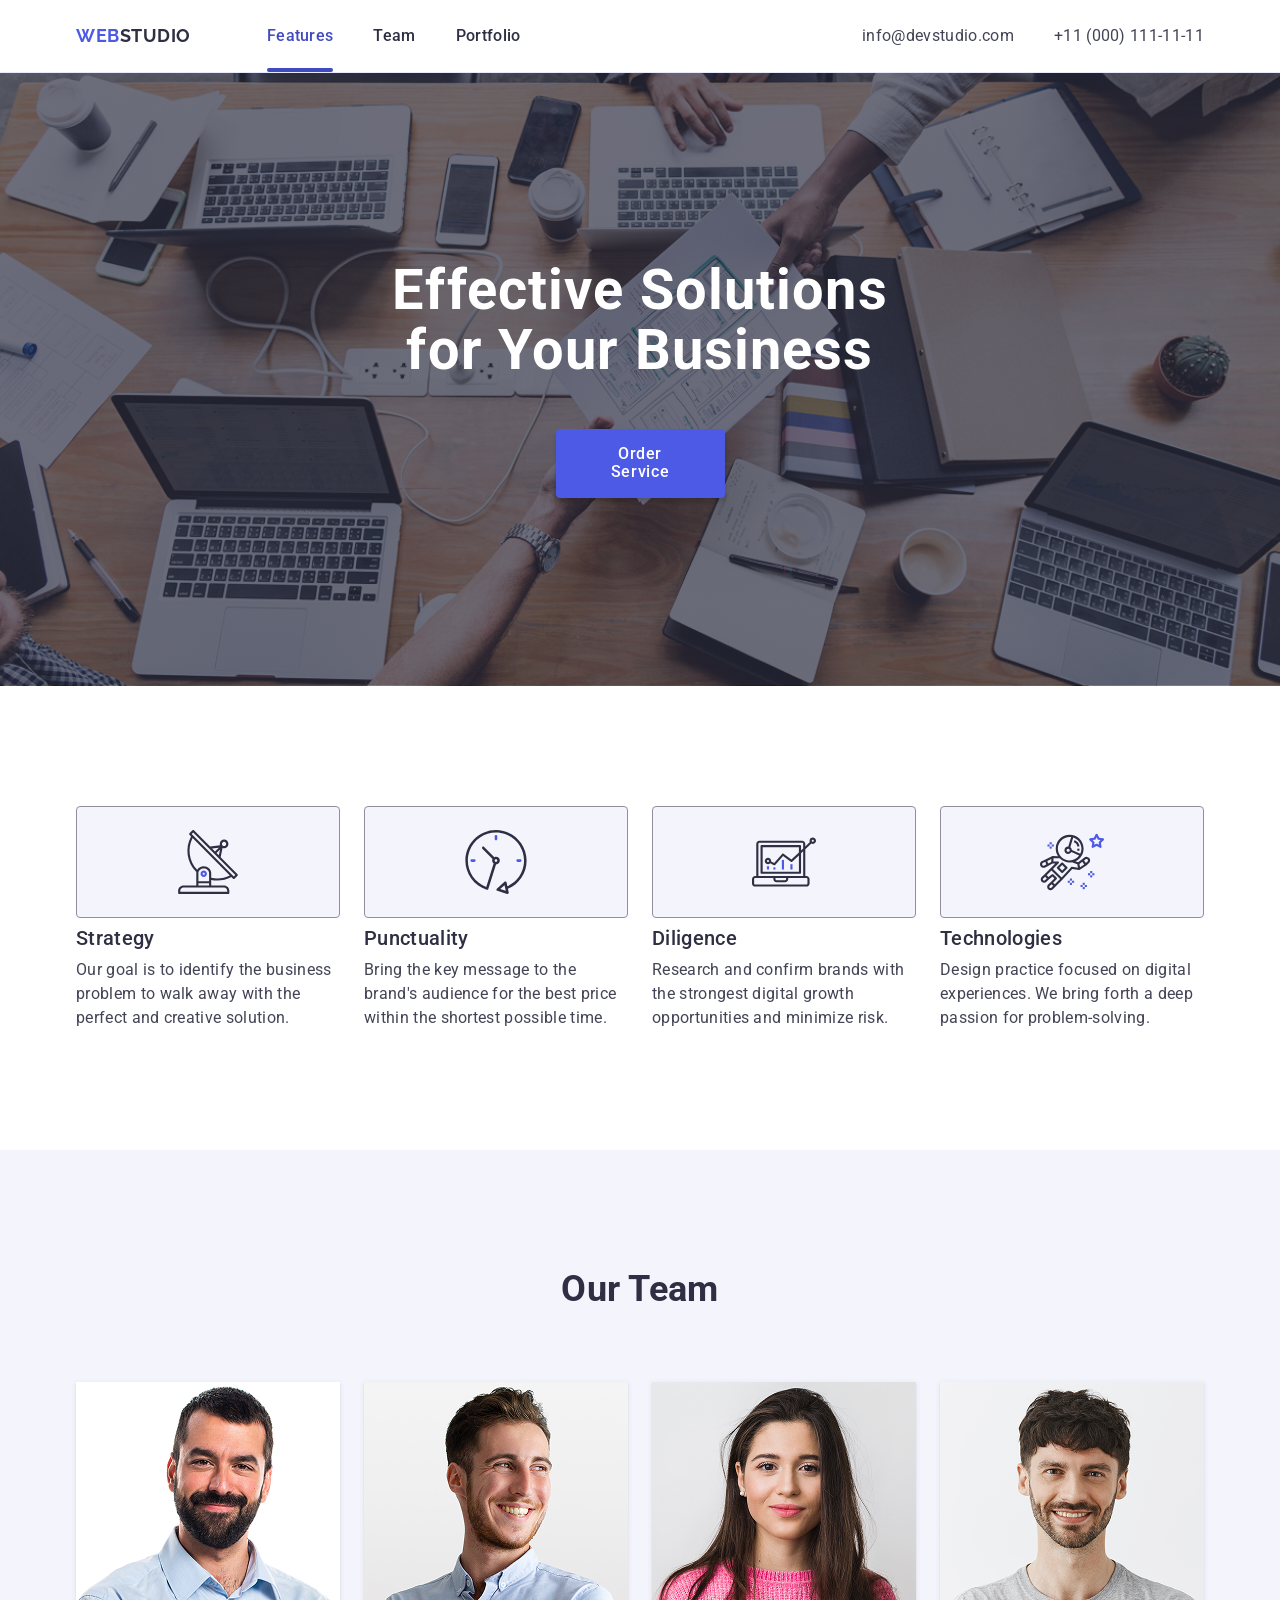
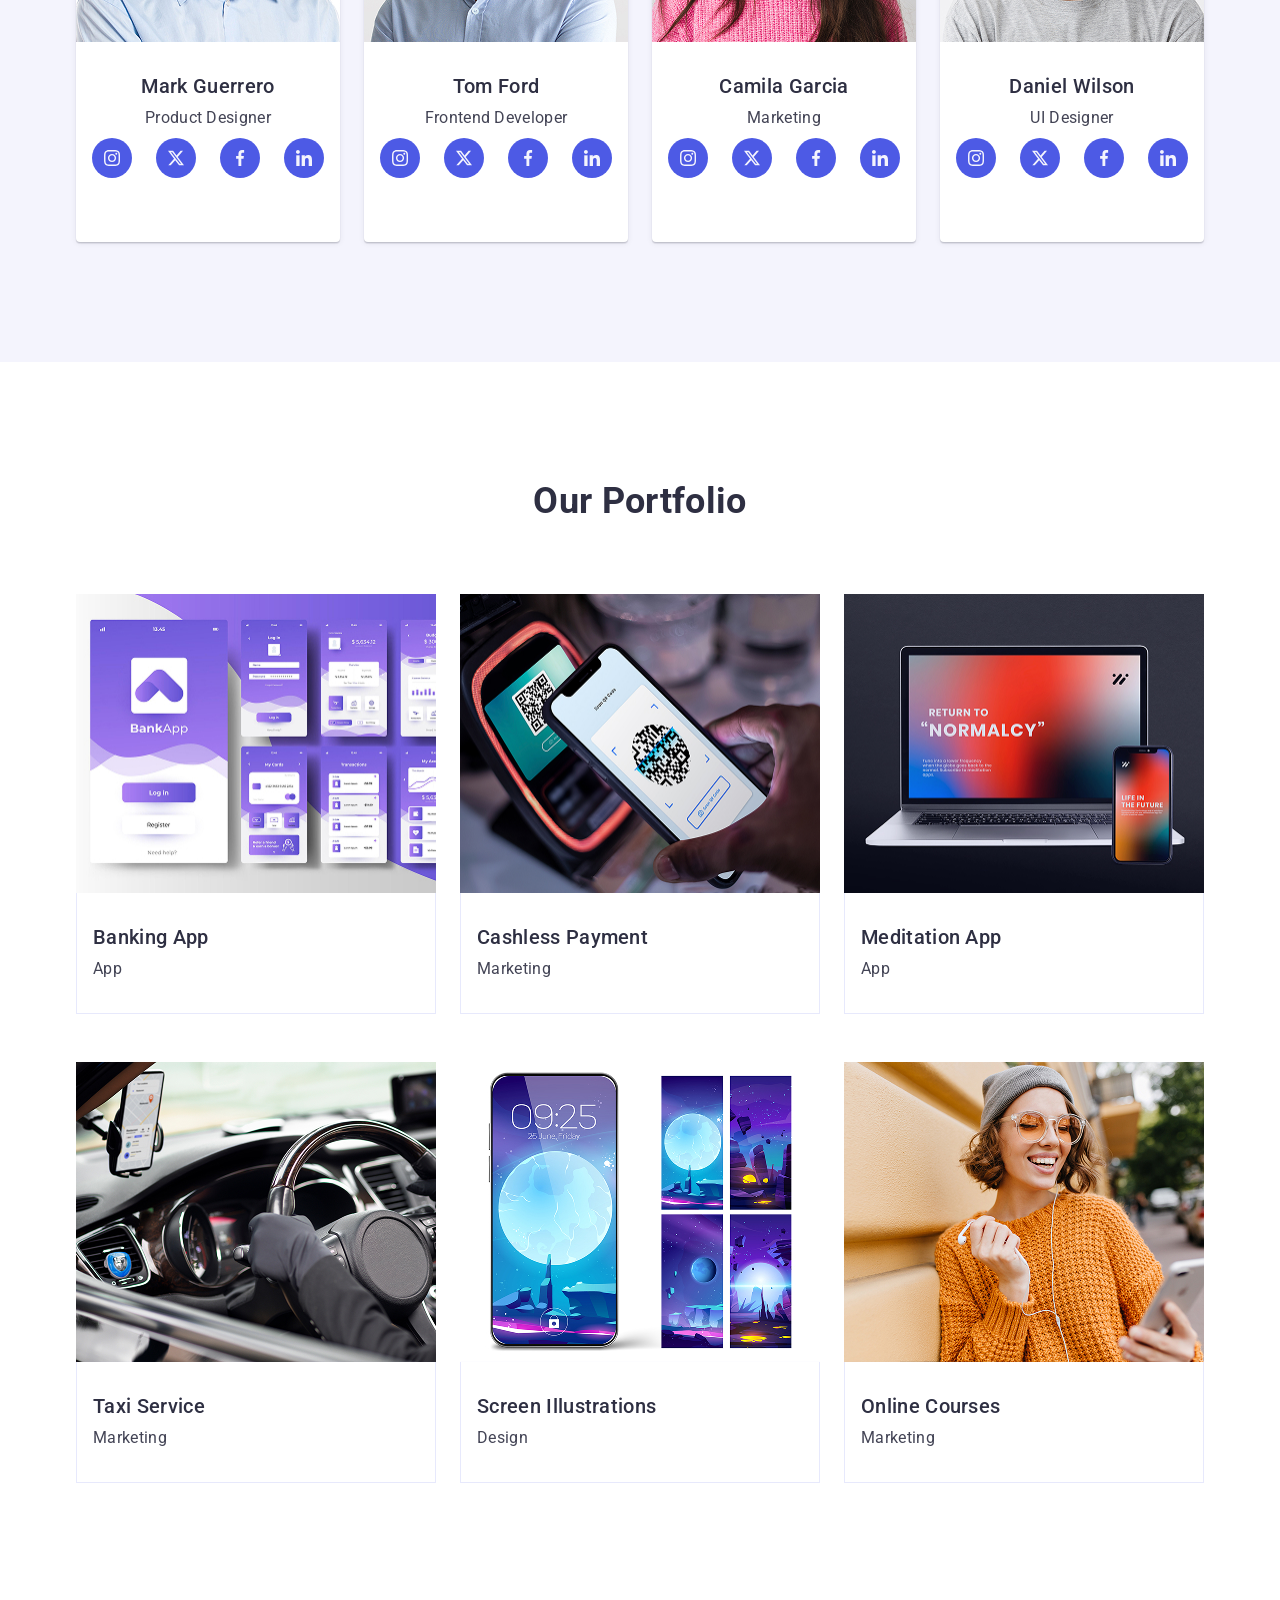
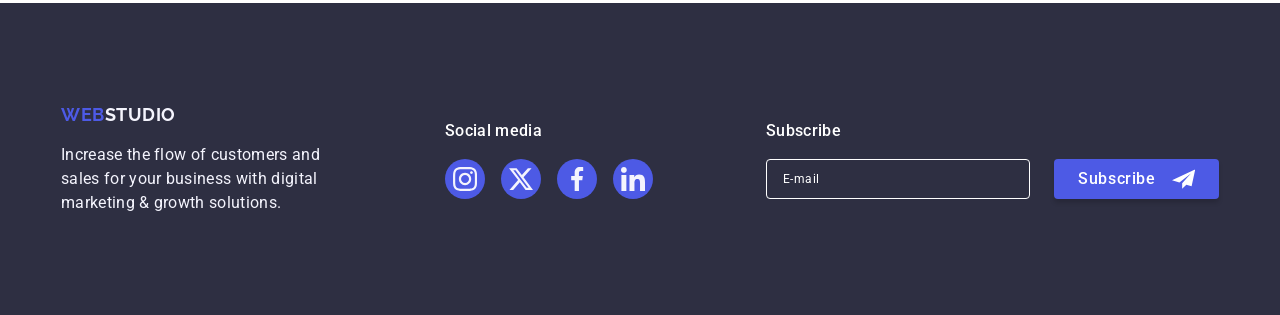
<file: index.html>
<!doctype html>
<html lang="en">
  <head>
    <meta charset="UTF-8" />
    <meta name="viewport" content="width=device-width, initial-scale=1.0" />
    <title>Webstudio</title>
    <link rel="preconnect" href="https://fonts.googleapis.com" />
    <link rel="preconnect" href="https://fonts.gstatic.com" crossorigin />
    <link
      href="https://fonts.googleapis.com/css2?family=Raleway:ital,wght@0,100..900;1,100..900&family=Roboto:ital,wght@0,100..900;1,100..900&display=swap"
      rel="stylesheet"
    />
    <link
      rel="stylesheet"
      href="https://cdnjs.cloudflare.com/ajax/libs/modern-normalize/3.0.1/modern-normalize.min.css"
      integrity="sha512-q6WgHqiHlKyOqslT/lgBgodhd03Wp4BEqKeW6nNtlOY4quzyG3VoQKFrieaCeSnuVseNKRGpGeDU3qPmabCANg=="
      crossorigin="anonymous"
      referrerpolicy="no-referrer"
    />
    <link rel="stylesheet" href="./css/main.css" />
  </head>
  <body>
    <header class="header" id="header">
      <div class="container">
        <a class="logo" href="./index.html"
          ><span class="accent">Web</span>studio</a
        >

        <nav class="main-nav">
          <ul class="main-nav-list">
            <li class="main-nav-item">
              <a class="main-nav-link active" href="#features">Features</a>
            </li>
            <li class="main-nav-item">
              <a class="main-nav-link" href="#team">Team</a>
            </li>
            <li class="main-nav-item">
              <a class="main-nav-link" href="#portfolio">Portfolio</a>
            </li>
          </ul>
        </nav>
        <address class="contacts">
          <ul class="contacts-list">
            <li class="contacts-item">
              <a class="contacts-link" href="mailto:info@devstudio.com"
                >info@devstudio.com</a
              >
            </li>
            <li class="contacts-item">
              <a class="contacts-link" href="tel:+110001111111"
                >+11 (000) 111-11-11</a
              >
            </li>
          </ul>
        </address>
        <button class="mobile-menu-btn burger-btn" type="button">
          <svg class="mobile-menu-btn-icon" width="24" height="24">
            <use href="./images/icons.svg#burger-menu"></use>
          </svg>
        </button>
      </div>
    </header>
    <main>
      <!--Hero-->
      <section class="hero" id="hero">
        <div class="container">
          <div class="hero-wrapper">
            <h1 class="hero-title">Effective Solutions for Your Business</h1>
            <button class="btn" type="button">Order Service</button>
          </div>
        </div>
      </section>

      <!--Features-->
      <section class="features" id="features">
        <div class="container">
          <h2 class="features-title sr-only">Our features</h2>

          <ul class="features-list">
            <li class="features-item">
              <div class="features-wrapper">
                <svg class="features-icon" width="64" height="64">
                  <use href="./images/icons.svg#antena"></use>
                </svg>
              </div>
              <h3 class="features-subtitle">Strategy</h3>
              <p class="features-desc">
                Our goal is to identify the business problem to walk away with
                the perfect and creative solution.
              </p>
            </li>
            <li class="features-item">
              <div class="features-wrapper">
                <svg class="features-icon" width="64" height="64">
                  <use href="./images/icons.svg#clock"></use>
                </svg>
              </div>
              <h3 class="features-subtitle">Punctuality</h3>
              <p class="features-desc">
                Bring the key message to the brand's audience for the best price
                within the shortest possible time.
              </p>
            </li>
            <li class="features-item">
              <div class="features-wrapper">
                <svg class="features-icon" width="64" height="64">
                  <use href="./images/icons.svg#diagram"></use>
                </svg>
              </div>
              <h3 class="features-subtitle">Diligence</h3>
              <p class="features-desc">
                Research and confirm brands with the strongest digital growth
                opportunities and minimize risk.
              </p>
            </li>
            <li class="features-item">
              <div class="features-wrapper">
                <svg class="features-icon" width="64" height="64">
                  <use href="./images/icons.svg#astronaut"></use>
                </svg>
              </div>
              <h3 class="features-subtitle">Technologies</h3>
              <p class="features-desc">
                Design practice focused on digital experiences. We bring forth a
                deep passion for problem-solving.
              </p>
            </li>
          </ul>
        </div>
      </section>

      <!--Team-->
      <section class="team" id="team">
        <div class="container">
          <h2 class="team-title">Our Team</h2>
          <ul class="team-list">
            <li class="team-item">
              <img
                class="team-avatar"
                srcset="
                  ./images/team/team-1.jpg    1x,
                  ./images/team/team-1@2x.jpg 2x
                "
                src="./images/team/team-1.jpg"
                alt="Mark Guerrero"
                width="264"
                height="260"
              />
              <div class="card">
                <h3 class="team-name">Mark Guerrero</h3>
                <p class="team-position">Product Designer</p>
                <ul class="list-socials-icon">
                  <li class="item-socials-icon">
                    <a
                      class="socials-link"
                      href="https://www.instagram.com/"
                      target="_blank"
                      rel="noopener noreferrer"
                    >
                      <svg class="socials-icon" width="16" height="16">
                        <use href="./images/icons.svg#instagram"></use>
                      </svg>
                    </a>
                  </li>
                  <li class="item-socials-icon">
                    <a
                      class="socials-link"
                      href="https://www.twitter.com/"
                      target="_blank"
                      rel="noopener noreferrer"
                    >
                      <svg class="socials-icon" width="16" height="16">
                        <use href="./images/icons.svg#twitter"></use>
                      </svg>
                    </a>
                  </li>
                  <li class="item-socials-icon">
                    <a
                      class="socials-link"
                      href="https://www.facebook.com/"
                      target="_blank"
                      rel="noopener noreferrer"
                    >
                      <svg class="socials-icon" width="16" height="16">
                        <use href="./images/icons.svg#facebook"></use>
                      </svg>
                    </a>
                  </li>
                  <li class="item-socials-icon">
                    <a
                      class="socials-link"
                      href="https://www.linkedin.com/"
                      target="_blank"
                      rel="noopener noreferrer"
                    >
                      <svg class="socials-icon" width="16" height="16">
                        <use href="./images/icons.svg#linkedin"></use>
                      </svg>
                    </a>
                  </li>
                </ul>
              </div>
            </li>
            <li class="team-item">
              <img
                class="team-avatar"
                srcset="
                  ./images/team/team-2.jpg    1x,
                  ./images/team/team-2@2x.jpg 2x
                "
                src="./images/team/team-2.jpg"
                alt="Tom Ford"
                width="264"
                height="260"
              />
              <div class="card">
                <h3 class="team-name">Tom Ford</h3>
                <p class="team-position">Frontend Developer</p>
                <ul class="list-socials-icon">
                  <li class="item-socials-icon">
                    <a
                      class="socials-link"
                      href="https://www.instagram.com/"
                      target="_blank"
                      rel="noopener noreferrer"
                    >
                      <svg class="socials-icon" width="16" height="16">
                        <use href="./images/icons.svg#instagram"></use>
                      </svg>
                    </a>
                  </li>
                  <li class="item-socials-icon">
                    <a
                      class="socials-link"
                      href="https://www.twitter.com/"
                      target="_blank"
                      rel="noopener noreferrer"
                    >
                      <svg class="socials-icon" width="16" height="16">
                        <use href="./images/icons.svg#twitter"></use>
                      </svg>
                    </a>
                  </li>
                  <li class="item-socials-icon">
                    <a
                      class="socials-link"
                      href="https://www.facebook.com/"
                      target="_blank"
                      rel="noopener noreferrer"
                    >
                      <svg class="socials-icon" width="16" height="16">
                        <use href="./images/icons.svg#facebook"></use>
                      </svg>
                    </a>
                  </li>
                  <li class="item-socials-icon">
                    <a
                      class="socials-link"
                      href="https://www.linkedin.com/"
                      target="_blank"
                      rel="noopener noreferrer"
                    >
                      <svg class="socials-icon" width="16" height="16">
                        <use href="./images/icons.svg#linkedin"></use>
                      </svg>
                    </a>
                  </li>
                </ul>
              </div>
            </li>
            <li class="team-item">
              <img
                class="team-avatar"
                srcset="
                  ./images/team/team-3.jpg    1x,
                  ./images/team/team-3@2x.jpg 2x
                "
                src="./images/team/team-3.jpg"
                alt="Camila Garcia"
                width="264"
                height="260"
              />
              <div class="card">
                <h3 class="team-name">Camila Garcia</h3>
                <p class="team-position">Marketing</p>
                <ul class="list-socials-icon">
                  <li class="item-socials-icon">
                    <a
                      class="socials-link"
                      href="https://www.instagram.com/"
                      target="_blank"
                      rel="noopener noreferrer"
                    >
                      <svg class="socials-icon" width="16" height="16">
                        <use href="./images/icons.svg#instagram"></use>
                      </svg>
                    </a>
                  </li>
                  <li class="item-socials-icon">
                    <a
                      class="socials-link"
                      href="https://www.twitter.com/"
                      target="_blank"
                      rel="noopener noreferrer"
                    >
                      <svg class="socials-icon" width="16" height="16">
                        <use href="./images/icons.svg#twitter"></use>
                      </svg>
                    </a>
                  </li>
                  <li class="item-socials-icon">
                    <a
                      class="socials-link"
                      href="https://www.facebook.com/"
                      target="_blank"
                      rel="noopener noreferrer"
                    >
                      <svg class="socials-icon" width="16" height="16">
                        <use href="./images/icons.svg#facebook"></use>
                      </svg>
                    </a>
                  </li>
                  <li class="item-socials-icon">
                    <a
                      class="socials-link"
                      href="https://www.linkedin.com/"
                      target="_blank"
                      rel="noopener noreferrer"
                    >
                      <svg class="socials-icon" width="16" height="16">
                        <use href="./images/icons.svg#linkedin"></use>
                      </svg>
                    </a>
                  </li>
                </ul>
              </div>
            </li>
            <li class="team-item">
              <img
                class="team-avatar"
                srcset="
                  ./images/team/team-4.jpg    1x,
                  ./images/team/team-4@2x.jpg 2x
                "
                src="./images/team/team-4.jpg"
                alt="Daniel Wilson"
                width="264"
                height="260"
              />
              <div class="card">
                <h3 class="team-name">Daniel Wilson</h3>
                <p class="team-position">UI Designer</p>
                <ul class="list-socials-icon">
                  <li class="item-socials-icon">
                    <a
                      class="socials-link"
                      href="https://www.instagram.com/"
                      target="_blank"
                      rel="noopener noreferrer"
                    >
                      <svg class="socials-icon" width="16" height="16">
                        <use href="./images/icons.svg#instagram"></use>
                      </svg>
                    </a>
                  </li>
                  <li class="item-socials-icon">
                    <a
                      class="socials-link"
                      href="https://www.twitter.com/"
                      target="_blank"
                      rel="noopener noreferrer"
                    >
                      <svg class="socials-icon" width="16" height="16">
                        <use href="./images/icons.svg#twitter"></use>
                      </svg>
                    </a>
                  </li>
                  <li class="item-socials-icon">
                    <a
                      class="socials-link"
                      href="https://www.facebook.com/"
                      target="_blank"
                      rel="noopener noreferrer"
                    >
                      <svg class="socials-icon" width="16" height="16">
                        <use href="./images/icons.svg#facebook"></use>
                      </svg>
                    </a>
                  </li>
                  <li class="item-socials-icon">
                    <a
                      class="socials-link"
                      href="https://www.linkedin.com/"
                      target="_blank"
                      rel="noopener noreferrer"
                    >
                      <svg class="socials-icon" width="16" height="16">
                        <use href="./images/icons.svg#linkedin"></use>
                      </svg>
                    </a>
                  </li>
                </ul>
              </div>
            </li>
          </ul>
        </div>
      </section>

      <!--Portfolio-->
      <section class="portfolio" id="portfolio">
        <div class="container">
          <h2 class="portfolio-title">Our Portfolio</h2>
          <ul class="portfolio-list">
            <li class="portfolio-item">
              <div class="portfolio-thumb">
                <img
                  class="portfolio-ill"
                  srcset="
                    ./images/portfolio/portfolio.jpg    1x,
                    ./images/portfolio/portfolio@2x.jpg 2x
                  "
                  src="./images/portfolio/portfolio.jpg"
                  alt="Banking App"
                  width="360"
                  height="300"
                />

                <p class="overlay">
                  14 Stylish and User-Friendly App Design Concepts · Task
                  Manager App · Calorie Tracker App · Exotic Fruit Ecommerce App
                  · Cloud Storage App
                </p>
              </div>
              <div class="port-card">
                <h3 class="portfolio-subtitle">Banking App</h3>
                <p class="portfolio-disc">App</p>
              </div>
            </li>
            <li class="portfolio-item">
              <div class="portfolio-thumb">
                <img
                  class="portfolio-ill"
                  srcset="
                    ./images/portfolio/portfolio-1.jpg    1x,
                    ./images/portfolio/portfolio@2x-1.jpg 2x
                  "
                  src="./images/portfolio/portfolio-1.jpg"
                  alt="Cashless Payment"
                  width="360"
                  height="300"
                />

                <p class="overlay">
                  14 Stylish and User-Friendly App Design Concepts · Task
                  Manager App · Calorie Tracker App · Exotic Fruit Ecommerce App
                  · Cloud Storage App
                </p>
              </div>
              <div class="port-card">
                <h3 class="portfolio-subtitle">Cashless Payment</h3>
                <p class="portfolio-disc">Marketing</p>
              </div>
            </li>
            <li class="portfolio-item">
              <div class="portfolio-thumb">
                <img
                  class="portfolio-ill"
                  srcset="
                    ./images/portfolio/portfolio-2.jpg    1x,
                    ./images/portfolio/portfolio@2x-2.jpg 2x
                  "
                  src="./images/portfolio/portfolio-2.jpg"
                  alt="Meditation App"
                  width="360"
                  height="300"
                />

                <p class="overlay">
                  14 Stylish and User-Friendly App Design Concepts · Task
                  Manager App · Calorie Tracker App · Exotic Fruit Ecommerce App
                  · Cloud Storage App
                </p>
              </div>
              <div class="port-card">
                <h3 class="portfolio-subtitle">Meditation App</h3>
                <p class="portfolio-disc">App</p>
              </div>
            </li>
            <li class="portfolio-item">
              <div class="portfolio-thumb">
                <img
                  class="portfolio-ill"
                  srcset="
                    ./images/portfolio/portfolio-3.jpg    1x,
                    ./images/portfolio/portfolio@2x-3.jpg 2x
                  "
                  src="./images/portfolio/portfolio-3.jpg"
                  alt="Taxi Service"
                  width="360"
                  height="300"
                />

                <p class="overlay">
                  14 Stylish and User-Friendly App Design Concepts · Task
                  Manager App · Calorie Tracker App · Exotic Fruit Ecommerce App
                  · Cloud Storage App
                </p>
              </div>
              <div class="port-card">
                <h3 class="portfolio-subtitle">Taxi Service</h3>
                <p class="portfolio-disc">Marketing</p>
              </div>
            </li>
            <li class="portfolio-item">
              <div class="portfolio-thumb">
                <img
                  class="portfolio-ill"
                  srcset="
                    ./images/portfolio/portfolio-4.jpg    1x,
                    ./images/portfolio/portfolio@2x-4.jpg 2x
                  "
                  src="./images/portfolio/portfolio-4.jpg"
                  alt="Screen Illustrations"
                  width="360"
                  height="300"
                />

                <p class="overlay">
                  14 Stylish and User-Friendly App Design Concepts · Task
                  Manager App · Calorie Tracker App · Exotic Fruit Ecommerce App
                  · Cloud Storage App
                </p>
              </div>
              <div class="port-card">
                <h3 class="portfolio-subtitle">Screen Illustrations</h3>
                <p class="portfolio-disc">Design</p>
              </div>
            </li>
            <li class="portfolio-item">
              <div class="portfolio-thumb">
                <img
                  class="portfolio-ill"
                  srcset="
                    ./images/portfolio/portfolio-5.jpg    1x,
                    ./images/portfolio/portfolio@2x-5.jpg 2x
                  "
                  src="./images/portfolio/portfolio-5.jpg"
                  alt="Online Courses"
                  width="360"
                  height="300"
                />

                <p class="overlay">
                  14 Stylish and User-Friendly App Design Concepts · Task
                  Manager App · Calorie Tracker App · Exotic Fruit Ecommerce App
                  · Cloud Storage App
                </p>
              </div>
              <div class="port-card">
                <h3 class="portfolio-subtitle">Online Courses</h3>
                <p class="portfolio-disc">Marketing</p>
              </div>
            </li>
          </ul>
        </div>
      </section>
    </main>

    <footer class="footer" id="footer">
      <div class="container">
        <div class="footer-left">
          <a class="footer-logo logo" href="./index.html"
            ><span class="accent">Web</span>studio</a
          >
          <p class="footer-text">
            Increase the flow of customers and sales for your business with
            digital marketing & growth solutions.
          </p>
        </div>
        <div class="footer-socials">
          <p class="footer-caption">Social media</p>
          <ul class="footer-socails-list">
            <li class="footer-socials-item">
              <a
                class="footer-socials-link"
                href="https://instagram.com"
                target="_blank"
                rel="noopener noreferrer"
              >
                <svg class="footer-socials-icon" width="24" height="24">
                  <use href="./images/icons.svg#instagram"></use>
                </svg>
              </a>
            </li>
            <li class="footer-socials-item">
              <a
                class="footer-socials-link"
                href="https://twitter.com"
                target="_blank"
                rel="noopener noreferrer"
              >
                <svg class="footer-socials-icon" width="24" height="24">
                  <use href="./images/icons.svg#twitter"></use>
                </svg>
              </a>
            </li>
            <li class="footer-socials-item">
              <a
                class="footer-socials-link"
                href="https://facebook.com"
                target="_blank"
                rel="noopener noreferrer"
              >
                <svg class="footer-socials-icon" width="24" height="24">
                  <use href="./images/icons.svg#facebook"></use>
                </svg>
              </a>
            </li>
            <li class="footer-socials-item">
              <a
                class="footer-socials-link"
                href="https://linkedin.com"
                target="_blank"
                rel="noopener noreferrer"
              >
                <svg class="footer-socials-icon" width="24" height="24">
                  <use href="./images/icons.svg#linkedin"></use>
                </svg>
              </a>
            </li>
          </ul>
        </div>
        <div class="subscribe">
          <p class="subscribe-caption">Subscribe</p>
          <form class="footer-form" name="subscribe">
            <input
              class="footer-form-input"
              name="user_subscribe"
              type="email"
              aria-label="email"
              placeholder="E-mail"
            />

            <button class="btn footer-btn" type="submit">
              Subscribe
              <svg class="footer-form-icon" width="24" height="24">
                <use href="./images/icons.svg#plane"></use>
              </svg>
            </button>
          </form>
        </div>
      </div>
    </footer>

    <!-- Mobile menu -->
    <div class="mobile-menu" id="mobile-menu">
      <div class="container mobile-menu-container">
        <button class="mobile-menu-btn">
          <svg class="mobile-menu-btn-icon" width="8" height="8">
            <use href="./images/icons.svg#close"></use>
          </svg>
        </button>
        <nav>
          <ul class="mobile-menu-list">
            <li class="mobile-menu-item">
              <a class="mobile-menu-link active" href="#">Features</a>
            </li>
            <li class="mobile-menu-item">
              <a class="mobile-menu-link" href="#">Team</a>
            </li>
            <li class="mobile-menu-item">
              <a class="mobile-menu-link" href="#">Portfolio</a>
            </li>
          </ul>
        </nav>
        <div class="mobile-menu-bottom">
          <address class="mobile-menu-contacts">
            <ul class="mobile-menu-contacts-list">
              <li class="mobile-menu-contacts-item">
                <a
                  class="mobile-menu-contacts-link active"
                  href="tel:+110001111111"
                  >+11 (000) 111-11-11</a
                >
              </li>
              <li class="mobile-menu-contacts-item">
                <a
                  class="mobile-menu-contacts-link"
                  href="mailto:info@devstudio.com"
                  >info@devstudio.com</a
                >
              </li>
            </ul>
          </address>
          <ul class="list-socials-icon">
            <li class="item-socials-icon">
              <a
                class="socials-link"
                href="https://www.instagram.com/"
                target="_blank"
                rel="noopener noreferrer"
              >
                <svg class="socials-icon" width="24" height="24">
                  <use href="./images/icons.svg#instagram"></use>
                </svg>
              </a>
            </li>
            <li class="item-socials-icon">
              <a
                class="socials-link"
                href="https://www.twitter.com/"
                target="_blank"
                rel="noopener noreferrer"
              >
                <svg class="socials-icon" width="24" height="24">
                  <use href="./images/icons.svg#twitter"></use>
                </svg>
              </a>
            </li>
            <li class="item-socials-icon">
              <a
                class="socials-link"
                href="https://www.facebook.com/"
                target="_blank"
                rel="noopener noreferrer"
              >
                <svg class="socials-icon" width="24" height="24">
                  <use href="./images/icons.svg#facebook"></use>
                </svg>
              </a>
            </li>
            <li class="item-socials-icon">
              <a
                class="socials-link"
                href="https://www.linkedin.com/"
                target="_blank"
                rel="noopener noreferrer"
              >
                <svg class="socials-icon" width="24" height="24">
                  <use href="./images/icons.svg#linkedin"></use>
                </svg>
              </a>
            </li>
          </ul>
        </div>
      </div>
    </div>

    <!--Modal window-->
    <div class="backdrop" id="modal">
      <div class="modal">
        <button class="modal-btn" type="button" aria-label="Close modal button">
          <svg class="modal-btn-icon" width="8" height="8">
            <use href="./images/icons.svg#close"></use>
          </svg>
        </button>
        <p class="modal-caption">
          Leave your contacts and we will call you back
        </p>

        <form class="modal-form" name="hero-form">
          <div class="modal-form-field">
            <label class="modal-form-label" for="user-name">Name</label>
            <div class="modal-form-wrapper">
              <input
                class="modal-form-input"
                type="text"
                id="user-name"
                name="user-name"
              />
              <svg class="modal-form-icon" width="18" height="24">
                <use href="./images/icons.svg#person"></use>
              </svg>
            </div>
          </div>
          <div class="modal-form-field">
            <label class="modal-form-label" for="user-phone">Phone</label>
            <div class="modal-form-wrapper">
              <input
                class="modal-form-input"
                type="tel"
                id="user-phone"
                name="user-phone"
              />
              <svg class="modal-form-icon" width="18" height="24">
                <use href="./images/icons.svg#phone"></use>
              </svg>
            </div>
          </div>
          <div class="modal-form-field">
            <label class="modal-form-label" for="user-email">Email</label>
            <div class="modal-form-wrapper">
              <input
                class="modal-form-input"
                type="email"
                id="user-email"
                name="user-email"
              />
              <svg class="modal-form-icon" width="18" height="24">
                <use href="./images/icons.svg#email"></use>
              </svg>
            </div>
          </div>
          <div class="modal-form-field">
            <label class="modal-form-label" for="user-comment">Comment</label>

            <textarea
              class="modal-form-comment"
              cols="5"
              name="user-comment"
              id="user-comment"
              placeholder="Text input"
            ></textarea>
          </div>

          <div class="modal-form-agreement">
            <input
              class="checkbox sr-only"
              type="checkbox"
              name="user-policy"
              id="user-policy"
            />
            <label class="modal-form-policy" for="user-policy">
              <span class="modal-form-checkbox">
                <svg class="modal-form-checkbox-icon" width="10" height="8">
                  <use href="./images/icons.svg#check-mark"></use>
                </svg>
              </span>
              <span>
                I accept the terms and conditions of the
                <a
                  class="modal-fom-link"
                  href="#"
                  target="_blank"
                  rel="noopener noreferrer"
                  >Privacy Policy</a
                >
              </span>
            </label>
          </div>
          <button class="btn" type="submit">Send</button>
        </form>
      </div>
    </div>
  </body>
</html>
</file>
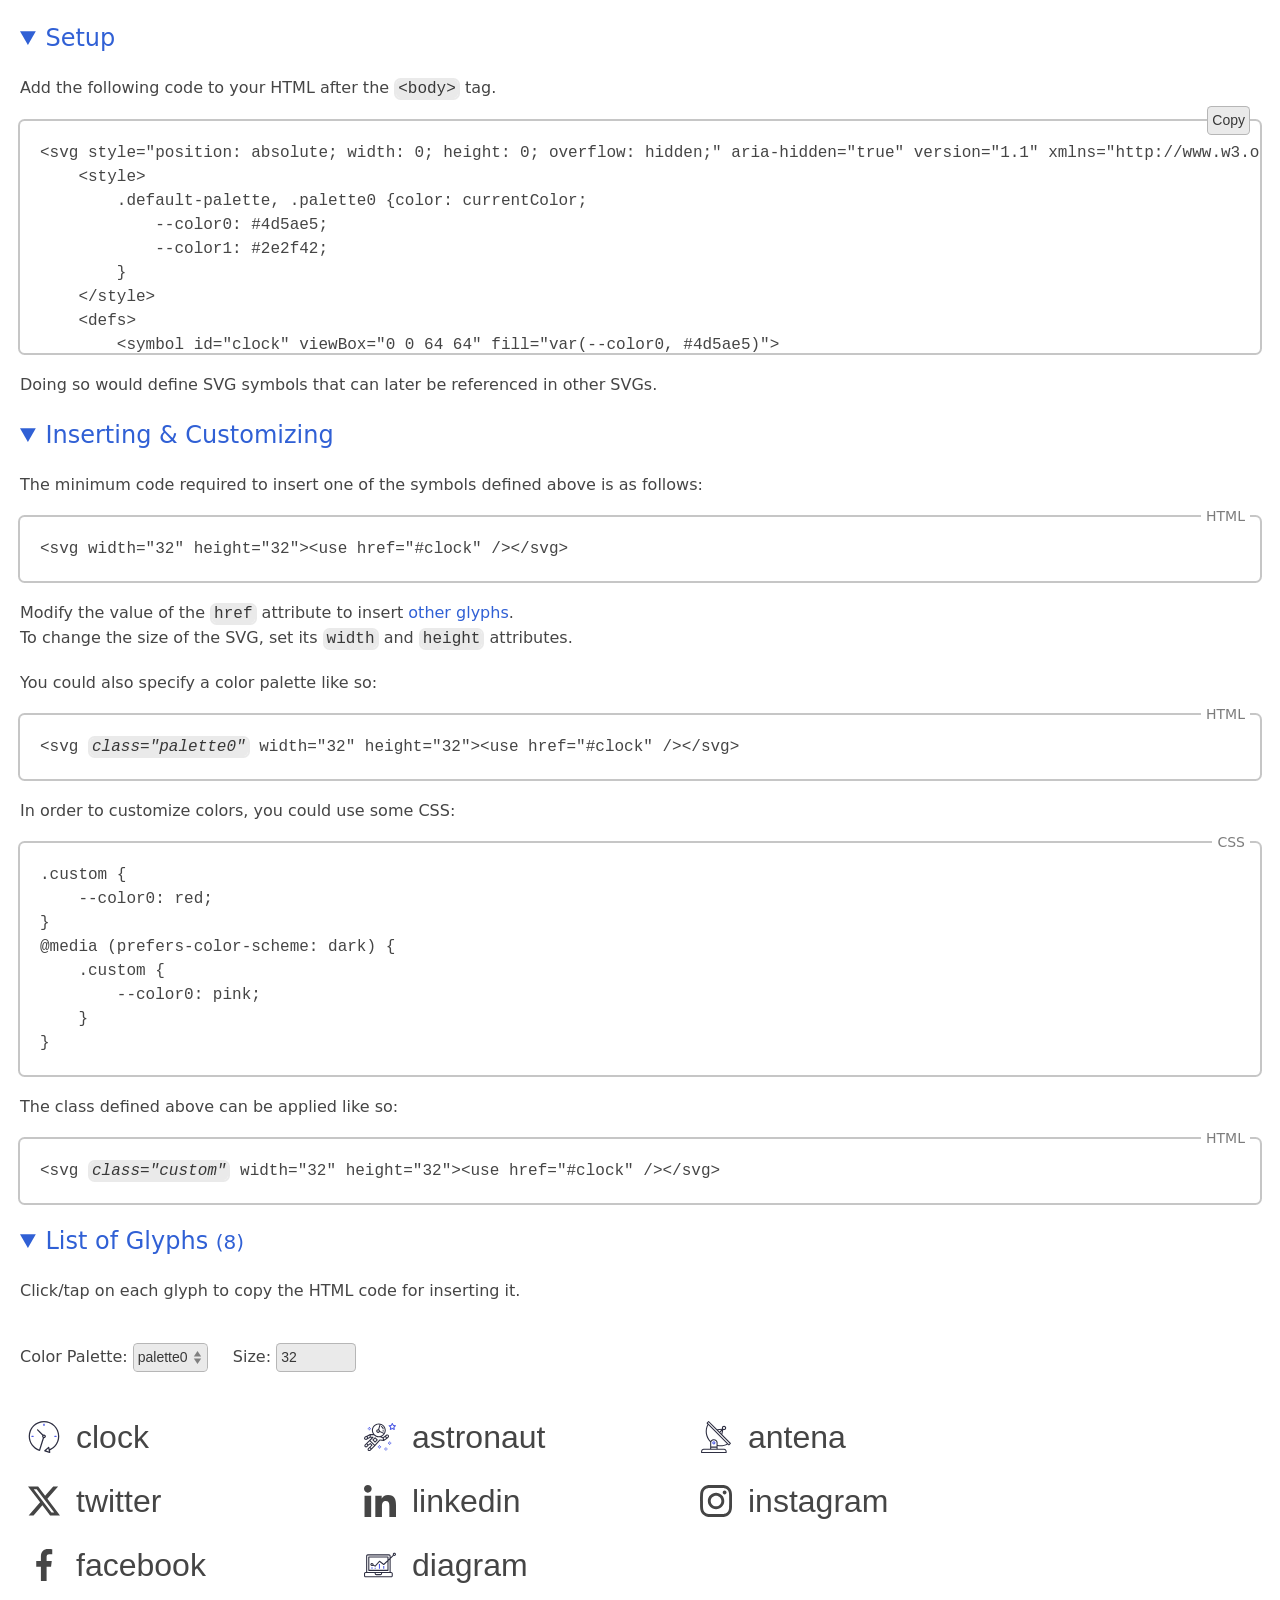
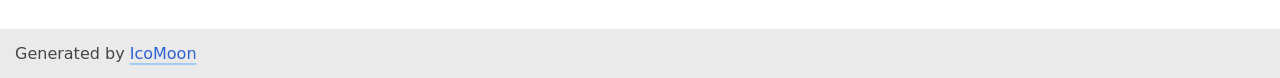
<file: images/icons/hm-4/demo.html>
<!doctype html>
<html lang="en">
<head>
    <title>SVG symbol defs | Demo &amp; Reference</title>
    <meta charset="utf-8">
    <meta name="viewport" content="width=device-width, initial-scale=1">
    <meta name="description" content="">
    <!-- The following CSS is not required for using generated glyphs. -->
    <style>::selection{color:var(--off7);background:var(--blue2)}a{color:var(--blue0);text-decoration:none}a:active{color:var(--off7)}@media (hover){a:hover{color:var(--off7)}}.decoratedLinks a{text-decoration:underline;text-decoration-thickness:2px;text-decoration-skip-ink:none;text-decoration-color:var(--color, var(--blue2));text-underline-offset:4px;transition:text-decoration .3s,text-decoration-color .5s,text-underline-offset .3s,color .2s}.decoratedLinks a:hover{--color: var(--off5);text-underline-offset:6px}.decoratedLinks ._noLine,.undecoratedLinks a{text-decoration:none}.decoratedLinks a:focus-visible{text-decoration:none}@keyframes focusRingAnimation{0%{outline-width:4px}}:root,:root.light{color-scheme:light;background:var(--on2);color:var(--fg);font-family:ui-sans-serif,system-ui,-apple-system,sans-serif;font-size:16px;line-height:1.5;--bg: #eaeaea;--fg: #454545;--red-rgb: 215, 0, 21;--red: rgb(var(--red-rgb));--orange: rgb(242, 141, 0);--green: #00a100;--focus: rgba(0, 195, 255, .8);--blue0: #3060d5;--blue2: #a2ccf2;--on2: #fff;--off4: rgba(0, 0, 0, .2254);--off5: rgba(0, 0, 0, .5127);--off6: rgba(0, 0, 0, .7659);--off7: #000}@media (prefers-color-scheme: dark){:root{color-scheme:dark;--bg: #242424;--fg: #bababa;--red-rgb: 255, 105, 97;--red: rgb(var(--red-rgb));--orange: rgb(255, 159, 10);--green: #5eba6e;--focus: rgba(0, 137, 179, .8);--blue0: #8abbef;--blue2: #3e6486;--on2: #000;--off4: rgba(255, 255, 255, .1649);--off5: rgba(255, 255, 255, .4257);--off6: rgba(255, 255, 255, .8142);--off7: #fff}}:root.dark{color-scheme:dark;--bg: #242424;--fg: #bababa;--red-rgb: 255, 105, 97;--red: rgb(var(--red-rgb));--orange: rgb(255, 159, 10);--green: #5eba6e;--focus: rgba(0, 137, 179, .8);--blue0: #8abbef;--blue2: #3e6486;--on2: #000;--off4: rgba(255, 255, 255, .1649);--off5: rgba(255, 255, 255, .4257);--off6: rgba(255, 255, 255, .8142);--off7: #fff}.mvn{margin-bottom:0;margin-top:0}.rltv{position:relative}.monospace,code,pre{font-family:ui-monospace,SFMono-Regular,SF Mono,Menlo,Consolas,Liberation Mono,monospace}body{margin:0;min-height:calc(100vh - 20px);padding-top:20px}details,section{padding:0 20px}details{margin-bottom:20px}details[open]{margin-bottom:0}summary{color:var(--blue0);cursor:default;font-size:1.5em;width:fit-content}summary:hover,summary:active{color:var(--off7)}h1,summary{font-weight:500}h1,strong,code,em{color:var(--off6)}code,em{background:var(--bg);box-shadow:0 0 0 2px var(--bg);margin:0 2px;padding:0 2px}footer{background:var(--bg);line-height:19px;margin-top:20px;padding:15px;position:sticky;top:100%}p{max-width:76ch}p,pre{margin-bottom:20px;margin-top:20px}ul{list-style-position:inside;margin:20px 0;padding:20px}.br0,a,button,code,em,input,pre,select,summary,textarea,ul{border-radius:4.5px}input,select,.copy{box-shadow:inset 0 0 0 1px var(--off4);background-color:var(--bg);border:0;color:var(--off6);font-size:14px;line-height:19px;margin:0;padding:5px}input:hover,input:active,select:hover,select:active,.copy:hover,.copy:active{color:var(--off7);box-shadow:inset 0 0 0 1px var(--off5)}input:focus,select:focus,.copy:focus{box-shadow:none}select{appearance:none;background-image:url([data-uri]);background-position:right center;background-repeat:no-repeat;background-size:1.5em 50%;padding-right:20px}label{display:inline-block;margin:20px 20px 0 0}:focus-visible{outline:3px solid;outline-color:var(--focus);box-shadow:none}:focus-visible:not(:invalid){animation:focusRingAnimation .2s}pre{box-shadow:0 0 0 2px var(--off4);overflow:scroll;padding:20px;position:relative}textarea{background:none;border:0;box-shadow:0 0 0 2px var(--off4);color:var(--fg);display:block;font-size:1rem;margin:10px 0;min-height:1.5em;padding:5px;resize:vertical;width:calc(100% - 10px)}[data-lang]{position:relative}[data-lang]:after{background:var(--on2);border-radius:4.5px;color:var(--off5);content:attr(data-lang);font-size:14px;line-height:1;padding:2px 5px;position:absolute;right:10px;top:-.7em}.copy{position:absolute;right:10px;top:-15px}.copy:disabled{background:var(--on2);box-shadow:inset 0 0 0 1px var(--green);color:var(--green);font-weight:600}
._demo_glyphs {
    background: var(--background, transparent);
    display: flex;
    flex-wrap: wrap;
    margin: 20px -20px 0;
    padding: 5px 20px 20px;
}

@media (prefers-color-scheme: dark) {
    :root.light ._demo_glyphs {
        background: var(--background, #000);
        color: #bababa;
        --on2: #000;
        --off4: currentColor;
        --green: #5eba6e;
    }
}
@media (prefers-color-scheme: light) {
    :root.light ._demo_glyphs {
        background: var(--background, #fff);
        color: #454545;
        --on2: #fff;
        --off4: currentColor;
        --green: #00a100;
    }
}

._demo_glyph {
    background: none;
    border: none;
    color: var(--color);
    font-family: sans-serif !important;
    font-size: var(--glyph-size);
    line-height: 1;
    margin: 1rem 1rem 0 0;
    overflow: hidden;
    padding: 0.5rem;
    padding: max(0.5rem, 0.15625em);
    text-align: left;
    text-overflow: ellipsis;
    white-space: nowrap;
    width: 10em;
    width: max(10em, 15rem);
}
._demo_glyph span {
    pointer-events: none;
}
.centered {
    display: flex;
    align-items: center;
}
.glyphTitle {
    overflow: hidden;
    text-overflow: ellipsis;
    line-height: 1.25;
}
button._demo_glyph:hover {
    box-shadow: 0 0 0 2px var(--color, var(--off4));
}
button._demo_glyph:active {
    box-shadow: 0 0 0 2px var(--color, var(--fg));
}
button._demo_glyph._demo_copied {
    box-shadow: 0 0 0 2px var(--green);
}
._demo_copied {
    position: relative;
}
._demo_copied::before {
    content: "";
}
._demo_copied::after {
    align-items: center;
    background: linear-gradient(to left, var(--background, var(--on2)) 8ch, transparent);
    color: var(--color, var(--green));
    content: "✓ Copied";
    display: flex;
    font-family: ui-sans-serif,system-ui,-apple-system,sans-serif !important;
    font-size: max(1rem, 0.5em);
    height: 100%;
    justify-content: right;
    line-height: 1;
    padding-right: 0.5em;
    position: absolute;
    right: 0;
    top: 0;
    width: 50%;
}
#_demo_defs-wrapper {position: relative;} #_demo_setup {max-height: 8lh;} #_demo_size {width: 5em;} ._demo_glyph svg {flex-shrink: 0; margin-right: 1rem; pointer-events: none;} body {--glyph-size: 32px;}</style>
</head>
<body>
<svg style="position: absolute; width: 0; height: 0; overflow: hidden;" aria-hidden="true" version="1.1" xmlns="http://www.w3.org/2000/svg" xmlns:xlink="http://www.w3.org/1999/xlink">
    <style>
        .default-palette, .palette0 {color: currentColor;
            --color0: #4d5ae5;
            --color1: #2e2f42;
        }
    </style>
    <defs>
        <symbol id="clock" viewBox="0 0 64 64" fill="var(--color0, #4d5ae5)">
            <path fill="var(--color1, #2e2f42)" d="M62.5933 30.6025C62.5899 13.6978 48.8828-34e-4 31.9776 0 15.0728 34e-4 1.3716 13.7109 1.375 30.6157c3e-3 13.3159 8.6138 25.1021 21.2989 29.1524 0.121 0.0381 0.247 0.0576 0.3735 0.0571 0.2412-5e-4 0.4775-0.0649 0.685-0.1875 0.2701-0.1597 0.4717-0.4136 0.5665-0.7129l7.7299-24.5c2.1133-0.0107 3.8174-1.7329 3.8062-3.8457-0.0108-2.1133-1.7324-3.8174-3.8457-3.8066-0.5684 24e-4-1.1294 0.1333-1.6402 0.3828L20.1372 16.9419c-0.5068-0.4893-1.3139-0.4751-1.8032 0.0312-0.4775 0.4947-0.4775 1.2779 0 1.7725l10.2066 10.2183c-0.7832 1.5986-0.3355 3.5283 1.0727 4.6181l-7.3652 23.3457C7.6924 51.5659 0.2393 35.4199 5.6011 20.8643 10.9629 6.3086 27.1089-1.1445 41.6646 4.2173c14.5556 5.3618 22.0088 21.5083 16.647 36.0635-2.6197 7.1113-8.002 12.8623-14.9244 15.9467l-0.7959-3.7485c-0.1455-0.689-0.8227-1.1294-1.5117-0.9834-0.2173 0.0464-0.4189 0.1485-0.5849 0.2964l-7.6739 6.8511c-0.5263 0.4682-0.5732 1.2744-0.1045 1.8008 0.1524 0.1709 0.3477 0.2978 0.5664 0.3676l9.7974 3.127c0.6704 0.2153 1.3887-0.1533 1.604-0.8242 0.0684-0.2119 0.0796-0.4375 0.0337-0.6553l-0.7822-3.6782c11.3286-4.7759 18.6841-15.8843 18.6577-28.1783zM31.9844 29.3272c0.7041 0 1.2754 0.5712 1.2754 1.2753 0 0.7046-0.5713 1.2754-1.2754 1.2754-0.7046 0-1.2754-0.5708-1.2754-1.2754 0-0.7041 0.5708-1.2753 1.2754-1.2753zM36.1851 59.0552l4.3681-3.8965 1.2056 5.6807z" />
            <path d="M30.709 6.3701v2.5508c0 0.7046 0.5708 1.2754 1.2754 1.2754 0.7041 0 1.2754-0.5708 1.2754-1.2754V6.3701c0-0.7041-0.5713-1.2754-1.2754-1.2754-0.7046 0-1.2754 0.5713-1.2754 1.2754z" />
            <path d="M7.752 29.3271c-0.7046 0-1.2754 0.5713-1.2754 1.2754 0 0.7046 0.5708 1.2754 1.2754 1.2754h2.5508c0.7045 0 1.2753-0.5708 1.2753-1.2754 0-0.7041-0.5708-1.2754-1.2753-1.2754z" />
            <path d="M56.2163 31.8779c0.7046 0 1.2754-0.5708 1.2754-1.2754 0-0.7041-0.5708-1.2754-1.2754-1.2754h-2.5508c-0.7041 0-1.2754 0.5713-1.2754 1.2754 0 0.7046 0.5713 1.2754 1.2754 1.2754z" />
        </symbol>
        <symbol id="astronaut" viewBox="0 0 64 64" fill="var(--color0, #4d5ae5)">
            <path d="M63.9481 9.0481c-0.1259-0.3851-0.4587-0.6666-0.8608-0.7254L59.2665 7.767 57.5566 4.3046c-0.3584-0.7297-1.5541-0.7297-1.9125-1e-4L53.9342 7.767l-3.821 0.5559c-0.4021 0.0586-0.7348 0.3392-0.8618 0.7253-0.1248 0.3861-0.0214 0.8106 0.2698 1.0933l2.766 2.6956-0.6528 3.8059c-0.0683 0.4 0.096 0.8043 0.4235 1.0433 0.3318 0.2411 0.7648 0.2709 1.1243 0.081l3.4176-1.7974 3.4177 1.7974c0.1558 0.0821 0.3275 0.1226 0.4971 0.1226 0.2208 0 0.4417-0.0682 0.6273-0.2037 0.3285-0.2389 0.4928-0.6433 0.4235-1.0433l-0.6527-3.8059 2.7659-2.6956c0.2897-0.2837 0.3944-0.7073 0.2695-1.0934zM59.0223 11.702c-0.2507 0.2443-0.3659 0.5984-0.3062 0.9441l0.3819 2.2282-2.001-1.0517c-0.1558-0.0822-0.3264-0.1227-0.4972-0.1227-0.1706 0-0.3402 0.0405-0.4971 0.1227l-2.0011 1.0517 0.3818-2.2282c0.0598-0.3457-0.0555-0.6987-0.3061-0.9441l-1.6203-1.5786 2.2379-0.3254c0.3478-0.0501 0.6476-0.2687 0.8033-0.5835l1.0005-2.0267 1.0005 2.0266c0.1558 0.3146 0.4555 0.5334 0.8033 0.5835l2.2379 0.3254z" />
            <path d="M52.2669 41.0444h-2.1334v2.1334h2.1334z" />
            <path d="M52.2669 45.3112h-2.1334v2.1334h2.1334z" />
            <path d="M54.4004 43.1778h-2.1335v2.1334h2.1335z" />
            <path d="M50.1335 43.1778h-2.1333v2.1334h2.1333z" />
            <path d="M44.8001 52.778h-2.1334v2.1333h2.1334z" />
            <path d="M44.8001 57.0446h-2.1334v2.1334h2.1334z" />
            <path d="M46.9336 54.9114l-2.1335-1e-4v2.1333l2.1335 2e-4z" />
            <path d="M42.6667 54.9113l-2.1334 1e-4v2.1334l2.1334-2e-4z" />
            <path d="M32 48.5113h-2.1334v2.1334H32z" />
            <path d="M32 52.778h-2.1334v2.1333H32z" />
            <path d="M34.1334 50.6445 32 50.6447v2.1333l2.1334-1e-4z" />
            <path d="M29.8666 50.6447l-2.1334-2e-4v2.1334l2.1334 1e-4z" />
            <path d="M11.733 12.244H9.5996l0 2.1334h2.1334z" />
            <path d="M11.733 16.5107H9.5996l0 2.1335h2.1334z" />
            <path d="M13.8663 14.3774H11.733v2.1333l2.1333 1e-4z" />
            <path d="M9.5996 14.3774H7.4662l0 2.1334 2.1334-1e-4z" />
            <path fill="var(--color1, #2e2f42)" d="M49.4295 28.3189c-0.5749-0.7755-1.4186-1.2746-2.3765-1.4091-0.9622-0.1365-1.9116 0.1162-2.6796 0.704l-2.5035 1.9189-11e-4 11e-4-3.7954 2.8342-2.7157-1.0817c4.8427-2.1728 8.2273-7.0166 8.2273-12.6402 0-7.646-6.2454-13.8668-13.9223-13.8668s-13.9222 6.2208-13.9222 13.8668c0 2.7713 0.8287 5.3484 2.24 7.5169l-5.5276-0.048c-32e-4 0-64e-4 0-96e-4 0-0.0171 0-0.0309 85e-4-0.0469 96e-4-0.1056 43e-4-0.2091 0.0257-0.3104 0.0619-0.0256 96e-4-0.0522 0.015-0.0767 0.0266-0.0128 54e-4-0.0256 64e-4-0.0384 0.0128l-6.4662 3.1925c-11e-4 0-21e-4 0-21e-4 1e-3l-3.7868 1.8211c-0.0417 0.0181-0.0843 0.0426-0.1259 0.0703-1.5094 1.0048-2.0236 2.9782-1.1968 4.591 0.4405 0.8576 1.1904 1.4891 2.112 1.7781 0.3553 0.1109 0.7179 0.1654 1.0784 0.1654 0.5793 0 1.1532-0.1419 1.6789-0.4224l2.7756-1.4762 4.528-2.3382 2.7137-0.016L4.3963 44.4237c-1e-3 11e-4-21e-4 11e-4-33e-4 21e-4l-2.6774 2.6666c-0.6325 0.6294-0.9802 1.4646-0.9802 2.3553 0 0.8897 0.3477 1.7269 0.9802 2.3574 0.6497 0.6464 1.5041 0.9707 2.3584 0.9707 0.8556 0 1.7088-0.3243 2.3606-0.9707l2.6283-2.6176 3.4816-2.5996 1.8017 1.7942-3.5233 3.5083c-1e-3 11e-4-21e-4 11e-4-33e-4 21e-4l-2.6774 2.6667c-0.6325 0.6294-0.9802 1.4645-0.9802 2.3553 0 0.8896 0.3477 1.7269 0.9802 2.3574 0.6497 0.6464 1.5052 0.9706 2.3596 0.9706 0.8544 0 1.7099-0.3242 2.3605-0.9706l6.9632-6.9334c12e-4-11e-4 12e-4-21e-4 22e-4-32e-4l2.0192-2.0001-75e-4-75e-4c0.0128-0.0127 0.0309-0.0171 0.0438-0.0308l10.3319-11.3165 6.942 0.9878c0.0501 75e-4 0.1002 0.0106 0.1504 0.0106 0.1291 0 0.2538-0.0308 0.3744-0.0767 0.0352-0.0128 0.0661-0.0299 0.0992-0.0469 0.0384-0.0192 0.0789-0.0299 0.1153-0.0544l6.4267-4.2667c0.0235-0.016 0.0362-0.0416 0.0586-0.0586 0.0256-0.0202 0.0576-0.0287 0.081-0.0512l2.5429-2.3819c1.3232-1.2398 1.5055-3.2707 0.4239-4.7235zM4.2608 35.5403c-0.3466 0.1856-0.7403 0.2228-1.1168 0.1035-0.3734-0.1163-0.6762-0.3713-0.8534-0.7158-0.3221-0.6272-0.1355-1.391 0.4288-1.8038l2.6273-1.264 0.8981 2.6251zM11.255 31.8848 8.1585 33.4849 7.2807 30.9183l4.0535-2.0011zM41.4539 18.644c0 1.8368-0.4384 3.5692-1.1979 5.119l-8.3628-3.7985c-0.0875-1.1466-0.6826-2.1504-1.5765-2.7755l2.928-9.7207c4.7554 1.5127 8.2092 5.949 8.2092 11.1757zM17.876 18.644c0-6.4695 5.2886-11.7336 11.7889-11.7336 0.5057-1e-4 1.0006 0.0426 1.4902 0.1045l-2.8641 9.5074c-0.0383-12e-4-0.0746-0.0118-0.1141-0.0118-2.0651 0-3.7452 1.6747-3.7452 3.7334s1.6801 3.7335 3.7452 3.7335c1.3888 0 2.5888-0.7669 3.2363-1.8892l7.7249 3.5094c-2.1494 2.8928-5.5895 4.7799-9.4733 4.7799-6.5002 0-11.7888-5.2641-11.7888-11.7336zM29.7887 20.244c0 0.8822-0.7233 1.6001-1.6118 1.6001s-1.6118-0.7179-1.6118-1.6001c0-0.8821 0.7233-1.6 1.6118-1.6s1.6118 0.7179 1.6118 1.6zM4.9297 50.2925c-0.4725 0.4683-1.2374 0.4673-1.7088 11e-4-0.2273-0.2272-0.352-0.5269-0.352-0.8459 0-0.3178 0.1248-0.6176 0.352-0.8426l1.9242-1.9169 1.7024 1.695zM11.3574 57.7594c-0.4725 0.4682-1.2384 0.4693-1.7099 11e-4-0.2273-0.2273-0.352-0.5269-0.352-0.8459 0-0.3179 0.1247-0.6176 0.352-0.8426l1.9254-1.9179 1.7035 1.695zM18.3208 50.8216c-12e-4 1e-3-22e-4 1e-3-33e-4 22e-4l-3.5297 3.52-1.7035-1.695 3.5264-3.5104c0 0 0 0 0-1e-3 12e-4-12e-4 22e-4-12e-4 33e-4-22e-4 0.08-0.08 0.1301-0.176 0.1792-0.2709 0.0139-0.0277 0.0405-0.0512 0.0523-0.08 0.0331-0.0821 0.0384-0.1706 0.0512-0.2571 64e-4-0.0491 0.0278-0.0949 0.0278-0.1451 0-0.0715-0.0256-0.1408-0.0405-0.2113-0.0128-0.064-0.0128-0.1291-0.0374-0.1908-0.0405-0.1003-0.1099-0.1888-0.1824-0.2753-0.0202-0.0235-0.0277-0.0534-0.0501-0.0757 0 0 0 0-11e-4 0-11e-4-1e-3-11e-4-33e-4-21e-4-43e-4l-3.214-3.2c-0.0341-0.0342-0.0778-0.048-0.1162-0.0768-0.0565-0.0437-0.1109-0.0842-0.1739-0.1152-0.0607-0.0299-0.1226-0.048-0.1866-0.0652-0.0683-0.0192-0.1344-0.0341-0.2059-0.0395-0.0651-42e-4-0.1259 22e-4-0.1909 97e-4-0.0715 85e-4-0.1386 0.0181-0.208 0.0405-0.0672 0.0213-0.1269 0.0543-0.1887 0.0896-0.0395 0.0224-0.0843 0.0299-0.1217 0.0576l-3.5466 2.6475-1.8017-1.7941 4.798-4.7723 8.7212 8.5772zM31.9584 36.7883c-0.0309-43e-4-0.0598 75e-4-0.0907 54e-4-0.0779-43e-4-0.1525 11e-4-0.2304 0.0138-0.0607 0.0107-0.1183 0.0224-0.176 0.0427-0.0682 0.0235-0.1301 0.0555-0.1931 0.0938-0.0597 0.0363-0.1141 0.0747-0.1664 0.1227-0.0256 0.0223-0.0565 0.0331-0.08 0.0586l-9.3965 10.2914-8.6561-8.5133 5.6662-5.6363c0.4171-0.416 0.4192-1.0913 32e-4-1.5094-0.2101-0.2101-0.4863-0.3136-0.7626-0.3125l-4.4374 0.0256 0.0555-3.2149 6.2081 0.0534c2.5301 2.5878 6.0587 4.2017 9.9627 4.2017 0.8747 0 1.7281-0.0907 2.559-0.2454 0.08 0.064 0.1588 0.1291 0.2592 0.1696l4.8193 1.9201 0.6613 3.2874zM40.0406 37.1445l-0.6261-3.1158 2.8928-2.16 1.8934 2.5131zM47.5478 31.4826l-1.6757 1.5701-1.8624-2.4725 1.6629-1.2747c0.3103-0.2388 0.7019-0.336 1.0859-0.2858 0.3861 0.0543 0.7275 0.256 0.96 0.5685 0.4331 0.5835 0.3595 1.3974-0.1707 1.8944z" />
            <path fill="var(--color1, #2e2f42)" d="M27.2041 37.0881l-4.2859-4.2667c-0.4149-0.4149-1.0892-0.4149-1.5052 0l-4.2848 4.2667c-0.2005 0.2016-0.3136 0.4725-0.3136 0.7563 0 0.2837 0.112 0.5557 0.3136 0.7562l4.2848 4.2667c0.208 0.2069 0.4812 0.3104 0.7532 0.3104s0.545-0.1035 0.752-0.3104l4.2859-4.2667c0.2005-0.2005 0.3146-0.4725 0.3146-0.7562 0-0.2838-0.1131-0.5558-0.3146-0.7563zM22.1662 40.606l-2.7735-2.7616 2.7735-2.7617 2.7744 2.7617z" />
            <path fill="var(--color1, #2e2f42)" d="M34.3285 10.1415l-0.5153 2.0716c0.1419 0.0352 3.4753 0.9035 3.4753 4.2977h2.1334c-1e-4-4.0343-3.3313-5.9309-5.0934-6.3693z" />
            <path fill="var(--color1, #2e2f42)" d="M39.422 18.644h-2.1334v2.1335h2.1334z" />
        </symbol>
        <symbol id="antena" viewBox="0 0 64 64" fill="none">
            <path fill="var(--color1, #2e2f42)" d="M61.5463 44.1952 44.6599 27.1851l1.8741-9.231c0.4836 0.1888 0.9978 0.2875 1.5168 0.2912h0.0128c2.3846 0.0282 4.3404-1.882 4.3687-4.2665s-1.882-4.3404-4.2665-4.3687c-2.3846-0.0281-4.3404 1.882-4.3687 4.2666-6e-3 0.5102 0.0784 1.0174 0.2495 1.4982l-9.92 1.2107L17.9452 0.32C17.7467 0.1175 17.4757 23e-4 17.1921 0c-0.28 15e-4-0.5481 0.1129-0.7466 0.3104l-3.0251 3.008c-0.4164 0.4165-0.4164 1.0917 0 1.5083l1.6277 1.6512c-6.3061 11.5958-4.2578 25.9556 5.039 35.3258 0.0853 0.0816 0.1842 0.1476 0.2922 0.1952-0.0672 0.361-0.1022 0.7272-0.1045 1.0944v12.3734h-12.8C4.5308 55.4701 2.145 57.856 2.1415 60.8l0 2.1333C2.1415 63.5224 2.6191 64 3.2082 64h49.0666c0.5891 0 1.0667-0.4776 1.0667-1.0667V60.8c-35e-4-2.944-2.3893-5.3299-5.3333-5.3333h-12.8v-5.4838c2.0052 0.4206 4.0482 0.635 6.097 0.64 4.9163-53e-4 9.7543-1.2309 14.08-3.5669l1.6363 1.6459c0.1985 0.2025 0.4695 0.3177 0.7531 0.32 0.28-15e-4 0.5481-0.113 0.7466-0.3104l3.0251-3.008c0.4164-0.4166 0.4164-1.0918 0-1.5083zM46.5596 12.4661c0.8354-0.8309 2.1862-0.8272 3.017 82e-4 0.8309 0.8353 0.8272 2.1861-82e-4 3.0169-0.3998 0.3977-0.9409 0.6209-1.5049 0.6208h-64e-4c-1.1781-61e-4-2.1284-0.9661-2.1223-2.1444 3e-3-0.564 0.2291-1.1037 0.629-1.5015zM44.0487 19.4752l-1.1968 5.8912-2.351-2.3648zM42.837 17.6715l-3.84 3.8176-2.9707-2.9867zM48.0082 57.6c1.7673 0 3.2 1.4327 3.2 3.2v1.0667H4.2748l0-1.0667c0-1.7673 1.4327-3.2 3.2-3.2zM33.0748 53.3333v2.1334H22.4081v-2.1334zM22.4081 51.2v-8.1067c0-2.5877 2.3926-4.6933 5.3334-4.6933s5.3333 2.1056 5.3333 4.6933V51.2zM35.2082 47.808v-4.7147c0-3.7642-3.3494-6.8266-7.4667-6.8266-2.6622-0.0408-5.1515 1.3142-6.5622 3.5722-8.1154-8.5476-9.9429-21.2904-4.5572-31.7742l37.2037 37.4169c-5.7448 2.9224-12.3303 3.7452-18.6176 2.3264zM57.7863 46.4405 17.1815 5.5915 15.6721 4.0789l1.5094-1.504 15.8698 15.9595c75e-4 0 0.0118 0.0139 0.0193 0.0192l26.2293 26.3829z" />
            <path fill="var(--color0, #4d5ae5)" d="M27.7511 40.5333h-96e-4c-1.7673-26e-4-3.2021 1.4279-3.2048 3.1952-27e-4 1.7674 1.4279 3.2022 3.1952 3.2048h96e-4c1.7673 27e-4 3.2021-1.4278 3.2048-3.1952 26e-4-1.7673-1.4279-3.2021-3.1952-3.2048zM28.4978 44.4896c-0.2008 0.1997-0.473 0.3115-0.7563 0.3104-0.5891-31e-4-1.0641-0.4831-1.0611-1.0721 15e-4-0.282 0.1146-0.5519 0.3144-0.7508 0.1986-0.1975 0.4667-0.309 0.7467-0.3104 0.5891 3e-3 1.0641 0.483 1.0611 1.0721-15e-4 0.282-0.1146 0.5519-0.3144 0.7508z" />
        </symbol>
        <symbol id="twitter" viewBox="0 0 16 16" fill="none">
            <path fill="currentColor" d="M12.6 0.75h2.454l-5.36 6.142L16 15.25h-4.937l-3.867-5.07-4.425 5.07H0.316l5.733-6.57L0 0.75h5.063l3.495 4.633zM11.74 13.778h1.36L4.323 2.145H2.865z" />
            <defs>
                <clipPath id="clip0_1085874_34">
                    <rect fill="#fff" width="16" height="16" />
                </clipPath>
            </defs>
        </symbol>
        <symbol id="linkedin" viewBox="0 0 16 16" fill="none">
            <g fill="currentColor" clip-path="url(#clip0_1085874_34)">
                <path d="M15.996 16l4e-3-6e-4v-5.868c0-2.8707-0.618-5.082-3.974-5.082-1.6133 0-2.696 0.8853-3.138 1.7246l-0.0466 0 0-1.4566-3.182 0 0 10.682h3.3133V10.71c0-1.3926 0.264-2.7393 1.9887-2.7393 1.6993 0 1.7246 1.5893 1.7246 2.8287V16z" />
                <path d="M0.264 5.318l3.3174 0 0 10.682H0.264z" />
                <path d="M1.9214 0C0.8607 0 0 0.8607 0 1.9213s0.8607 1.9394 1.9214 1.9394 1.9213-0.8787 1.9213-1.9394C3.842 0.8607 2.9814 0 1.9214 0z" />
            </g>
        </symbol>
        <symbol id="instagram" viewBox="0 0 16 16" fill="none">
            <g fill="currentColor" clip-path="url(#clip0_1085874_34)">
                <path d="M15.9843 4.704c-0.0375-0.8501-0.175-1.4346-0.3719-1.941-0.2032-0.5376-0.5157-1.0189-0.9252-1.419-0.4001-0.4063-0.8846-0.7221-1.4159-0.922-0.5094-0.197-1.0908-0.3345-1.941-0.3719C10.4738 94e-4 10.2019 0 8.0296 0 5.8573 0 5.5854 94e-4 4.7321 0.0469 3.882 0.0844 3.2975 0.222 2.7912 0.4188 2.2535 0.6219 1.7722 0.9345 1.3721 1.344 0.9658 1.7441 0.6501 2.2286 0.45 2.7599 0.2531 3.2694 0.1156 3.8507 0.0781 4.7009c-0.0406 0.8565-0.05 1.1284-0.05 3.3007 0 2.1723 94e-4 2.4442 0.0469 3.2975 0.0374 0.8501 0.175 1.4346 0.372 1.941 0.2031 0.5376 0.5188 1.0189 0.9251 1.419 0.4001 0.4063 0.8846 0.7221 1.4159 0.9221 0.5095 0.1969 1.0908 0.3344 1.9411 0.3719C5.5823 15.9907 5.8543 16 8.0266 16c2.1723 0 2.4442-93e-4 3.2975-0.0469 0.8501-0.0375 1.4346-0.175 1.9409-0.3719 1.0753-0.4158 1.9254-1.2659 2.3412-2.3411 0.1968-0.5095 0.3344-1.0909 0.3719-1.941 0.0375-0.8533 0.0469-1.1252 0.0469-3.2975 0-2.1723-32e-4-2.4442-0.0407-3.2976zM14.5435 11.2366c-0.0345 0.7814-0.1657 1.2033-0.2751 1.4846-0.2689 0.6971-0.8221 1.2503-1.5191 1.5191-0.2813 0.1094-0.7063 0.2407-1.4847 0.275-0.8439 0.0376-1.097 0.0469-3.2318 0.0469-2.1348 0-2.3911-93e-4-3.232-0.0469-0.7814-0.0343-1.2033-0.1656-1.4846-0.275-0.3469-0.1282-0.6626-0.3313-0.9189-0.597-0.2657-0.2595-0.4688-0.572-0.597-0.9189-0.1094-0.2813-0.2407-0.7064-0.275-1.4847-0.0376-0.8439-0.0469-1.0971-0.0469-3.2319 0-2.1348 93e-4-2.3911 0.0469-3.2318 0.0343-0.7814 0.1656-1.2034 0.275-1.4847 0.1282-0.347 0.3313-0.6626 0.6002-0.919 0.2593-0.2657 0.5719-0.4688 0.9189-0.5969C3.6007 1.666 4.0258 1.5347 4.804 1.5003 5.6479 1.4628 5.9012 1.4534 8.0359 1.4534c2.1379 0 2.391 94e-4 3.2319 0.0469 0.7814 0.0344 1.2034 0.1657 1.4847 0.2751 0.3468 0.1281 0.6626 0.3312 0.9189 0.5969 0.2656 0.2594 0.4688 0.572 0.597 0.919 0.1094 0.2813 0.2406 0.7063 0.2751 1.4847 0.0375 0.8439 0.0469 1.097 0.0469 3.2318 0 2.1348-94e-4 2.3849-0.0469 3.2288z" />
                <path d="M8.0297 3.8914c-2.2692 0-4.1102 1.8409-4.1102 4.1101 0 2.2693 1.841 4.1102 4.1102 4.1102 2.2692 0 4.1101-1.8409 4.1101-4.1102 0-2.2692-1.8409-4.1101-4.1102-4.1101zM8.0297 10.6677c-1.4721 0-2.6662-1.194-2.6662-2.6662s1.1941-2.6661 2.6662-2.6661c1.4722 0 2.6661 1.1939 2.6661 2.6661s-1.1939 2.6662-2.6661 2.6662z" />
                <path d="M13.262 3.7289c0 0.5299-0.4297 0.9595-0.9597 0.9595-0.5299 0-0.9595-0.4296-0.9595-0.9595 0-0.53 0.4296-0.9596 0.9595-0.9596 0.53 0 0.9597 0.4296 0.9597 0.9596z" />
            </g>
        </symbol>
        <symbol id="facebook" viewBox="0 0 16 16" fill="none">
            <path fill="currentColor" d="M10.6647 2.6567l1.4606 0v-2.544C11.8733 0.078 11.0067 0 9.9973 0 7.8913 0 6.4487 1.3247 6.4487 3.7593l0 2.2407h-2.324l0 2.844h2.324l0 7.156H9.298V8.8447l2.23 0 0.354-2.844-2.5847 0 0-1.9594c7e-4-0.822 0.222-1.3846 1.3674-1.3846z" />
        </symbol>
        <symbol id="diagram" viewBox="0 0 64 64" fill="none">
            <g fill="var(--color0, #4d5ae5)" clip-path="url(#clip0_1065735_1558)">
                <path d="M29.851 29.9292h2.1323v9.595H29.851z" />
                <path d="M38.3799 34.1936h2.1322v5.3306h-2.1322z" />
                <path d="M21.3222 37.392h2.1322v2.1322h-2.1322z" />
                <path d="M14.9255 36.3258h2.1322v3.1983h-2.1322z" />
                <path fill="var(--color1, #2e2f42)" d="M3.1983 56.5819h51.1732c1.7663 0 3.1984-1.432 3.1984-3.1983v-4.2644c0-1.7663-1.4321-3.1984-3.1984-3.1984h-1.0661V19.3342l6.0557-5.7366c1.4055 0.6929 3.1067 0.2723 4.0265-0.9973 0.9204-1.2692 0.7913-3.0167-0.305-4.1369S60.2424 7.176 58.953 8.0677c-1.2889 0.8923-1.747 2.5836-1.0849 4.0042l-4.5627 4.3253v-2.4596c0-1.7663-1.432-3.1983-3.1983-3.1983H7.4628c-1.7663 0-3.1984 1.432-3.1984 3.1983l0 31.9832H3.1983C1.4321 45.9208 0 47.3529 0 49.1192v4.2644c0 1.7663 1.4321 3.1983 3.1983 3.1983zM60.7682 9.6731c0.5887 0 1.0661 0.4774 1.0661 1.0662 0 0.5887-0.4774 1.0661-1.0661 1.0661-0.5888 0-1.0661-0.4774-1.0661-1.0661 0-0.5888 0.4773-1.0662 1.0661-1.0662zM6.3967 13.9376c0-0.5888 0.4773-1.0661 1.0661-1.0661h42.6443c0.5887 0 1.0661 0.4773 1.0661 1.0661v4.4773l-2.1322 2.026v-4.3711c0-0.5888-0.4774-1.0661-1.0661-1.0661H9.595c-0.5888 0-1.0661 0.4773-1.0661 1.0661l0 26.6527c0 0.5888 0.4773 1.0661 1.0661 1.0661h38.3799c0.5887 0 1.0661-0.4773 1.0661-1.0661V23.3738l2.1322-2.0203v24.5673H6.3967zM15.9916 27.797c-1.4424-42e-4-2.709 0.9568-3.0926 2.3472-0.3837 1.3904 0.2103 2.8652 1.4508 3.6012 1.24 0.7361 2.8199 0.5513 3.8563-0.4518l3.7059 1.8594c0.4305 0.2155 0.9526 0.1146 1.2727-0.2452l7.8777-8.8625 7.7438 5.8027c0.4154 0.3113 0.9954 0.278 1.3722-0.0786l6.7304-6.3753v16.2623H10.6611V17.1359h36.2477v5.3207l-7.543 7.1431-7.8089-5.8542c-0.4435-0.3322-1.0677-0.2697-1.4362 0.1442l-7.9859 8.9854-2.9855-1.493c0.0219-0.1281 0.0354-0.2572 0.0407-0.3868 0-1.7662-1.4321-3.1983-3.1984-3.1983zM17.0577 30.9953c0 0.5888-0.4773 1.0661-1.0661 1.0661-0.5887 0-1.0661-0.4773-1.0661-1.0661 0-0.5887 0.4774-1.0661 1.0661-1.0661 0.5888 0 1.0661 0.4774 1.0661 1.0661zM23.4544 48.0531h10.6611v1.0661c0 0.5887-0.4774 1.0661-1.0661 1.0661h-8.5289c-0.5888 0-1.0661-0.4774-1.0661-1.0661zM2.1322 49.1192c0-0.5888 0.4774-1.0661 1.0661-1.0661h18.1239v1.0661c0 1.7662 1.432 3.1983 3.1983 3.1983h8.5289c1.7662 0 3.1983-1.4321 3.1983-3.1983v-1.0661h18.1238c0.5888 0 1.0661 0.4773 1.0661 1.0661v4.2644c0 0.5887-0.4773 1.0661-1.0661 1.0661H3.1983c-0.5887 0-1.0661-0.4774-1.0661-1.0661z" />
            </g>
            <defs>
                <clipPath id="clip0_1065735_1558">
                    <rect fill="#fff" width="64" height="64" />
                </clipPath>
            </defs>
        </symbol>
    </defs>
</svg>
    <details open>
        <summary>Setup</summary>
        <noscript>
        <p>
            See the source of this page and copy the SVG that appears after the
            <code>&lt;body&gt;</code> tag.<br>
            In other words, copy the lines starting with
            <code>&lt;svg style=&hellip;</code> and ending with
            <code>&lt;/svg&gt;</code>. Paste these lines after the
            <code>&lt;body&gt;</code> tag in your own HTML.
        </p>
        </noscript>
        <div class="_demo_js" style="display: none">
            <p>
                Add the following code to your HTML after the
                <code>&lt;body&gt;</code> tag.
                &nbsp;
            </p>
            <div id="_demo_defs-wrapper">
                <pre id="_demo_setup" readonly></pre>
                <button class="copy" id="_demo_copy">Copy</button>
            </div>
        </div>
        <p>
            Doing so would define SVG symbols that can later be referenced in
            other SVGs.
        </p>
    </details>
    <details open>
        <summary>Inserting &amp; Customizing</summary>
        <p>
            The minimum code required to insert one of the symbols defined above
            is as follows:
        </p>
        <div data-lang="HTML">
        <pre>&lt;svg width="32" height="32"&gt;&lt;use href="#clock" /&gt;&lt;/svg&gt;</pre>
        </div>
        <p>
        Modify the value of the <code>href</code> attribute to insert
            <a href="#glyphs-top">other glyphs</a>.<br>
            To change the size of the SVG, set its <code>width</code> and
            <code>height</code> attributes.
        </p>
        <p>You could also specify a color palette like so:</p>
        <div data-lang="HTML">
        <pre>&lt;svg <em>class="palette0"</em> width="32" height="32"&gt;&lt;use href="#clock" /&gt;&lt;/svg&gt;</pre>
        </div>
        <p>In order to customize colors, you could use some CSS:</p>
<div data-lang="CSS"><pre>
.custom {
    --color0: red;
}
@media (prefers-color-scheme: dark) {
    .custom {
        --color0: pink;
    }
}
</pre></div>
        <p>The class defined above can be applied like so:</p>
        <div data-lang="HTML">
        <pre>&lt;svg <em>class="custom"</em> width="32" height="32"&gt;&lt;use href="#clock" /&gt;&lt;/svg&gt;</pre>
        </div>
    </details>
    <details open>
        <noscript>
            <p>Enable JavaScript for easier copying of codes to clipboard.</p>
        </noscript>
        <summary id="glyphs-top">List of Glyphs <small>(8)</small></summary>
        <div class="_demo_js" style="display: none">
            <p>Click/tap on each glyph to copy the HTML code for inserting it.</p>
            <label>
                Color Palette:
                <select id="_demo_palette">
                    <option value="0">palette0</option>
                </select>
            </label>
            <label>
                Size:
                <input id="_demo_size" type="number" value="32" min="8" max="99999" />
            </label>
        </div>
        <div class="_demo_glyphs">
            <div class="centered _demo_glyph"><svg width="32" height="32" class="default-palette"><use href="#clock" /></svg><span class="overflowEllipsis">clock</span></div>
            <div class="centered _demo_glyph"><svg width="32" height="32" class="default-palette"><use href="#astronaut" /></svg><span class="overflowEllipsis">astronaut</span></div>
            <div class="centered _demo_glyph"><svg width="32" height="32" class="default-palette"><use href="#antena" /></svg><span class="overflowEllipsis">antena</span></div>
            <div class="centered _demo_glyph"><svg width="32" height="32" class="default-palette"><use href="#twitter" /></svg><span class="overflowEllipsis">twitter</span></div>
            <div class="centered _demo_glyph"><svg width="32" height="32" class="default-palette"><use href="#linkedin" /></svg><span class="overflowEllipsis">linkedin</span></div>
            <div class="centered _demo_glyph"><svg width="32" height="32" class="default-palette"><use href="#instagram" /></svg><span class="overflowEllipsis">instagram</span></div>
            <div class="centered _demo_glyph"><svg width="32" height="32" class="default-palette"><use href="#facebook" /></svg><span class="overflowEllipsis">facebook</span></div>
            <div class="centered _demo_glyph"><svg width="32" height="32" class="default-palette"><use href="#diagram" /></svg><span class="overflowEllipsis">diagram</span></div>
        </div>
    </details>
    <footer>
        <p class="mvn decoratedLinks">Generated by <a href="https://icomoon.io">IcoMoon</a></p>
    </footer>
    <!-- The following script is not required for using generated glyphs. -->
    <script>
        const copiedClass = "_demo_copied";
        const defs = document.body.querySelectorAll("svg")[0].outerHTML;
        const glyphClass = "_demo_glyph";
        const wrapper = document.querySelector("._demo_glyphs");
        let q = "." + glyphClass + " svg";
        let tid;
        document.getElementById("_demo_setup").innerText = defs;
        document.getElementById("_demo_copy").addEventListener("click", function (e) {
            navigator.clipboard.writeText(defs).then(function () {
                e.target.disabled = true;
                e.target.textContent = "✓ Copied";
                clearTimeout(tid);
                tid = setTimeout(function () {
                    e.target.disabled = false;
                    e.target.textContent = "Copy";
                }, 1000);
            });
        }, false);
        document.querySelectorAll("._demo_js").forEach(function (x) {
            x.removeAttribute("style");
        });
        document.querySelectorAll("." + glyphClass).forEach(function (x) {
            try {
                x.setAttribute("title", x.childNodes[1].textContent.trim());
            } catch (ignore) {}
            x.outerHTML = x.outerHTML.replace(/<(\/?)div/, "<$1button");
        });
        document.body.addEventListener("click", function (e) {
            let className;
            let target = e.target;
            let text;
            if (target.classList.contains(glyphClass)) {
                try {
                    text = target.children[0].outerHTML;
                    navigator.clipboard.writeText(text).then(function () {
                        const xs = document.querySelectorAll("." + copiedClass);
                        xs.forEach(function (x) {
                            x.classList.remove(copiedClass);
                        });
                        clearTimeout(tid);
                        target.classList.add(copiedClass);
                        tid = setTimeout(function () {
                            target.classList.remove(copiedClass);
                        }, 1000);
                    });
                } catch (ignore) {}
            }
        }, false);
        document.getElementById("_demo_palette").addEventListener("change", function (e) {
            const i = Number(e.target.value);
            const className = (
                (e.target.value === "" || Number.isNaN(i))
                ? "default-palette"
                : "palette" + i
            );
            document.querySelectorAll(q).forEach(function (x) {
                x.setAttribute("class", className);
            });
            const selected = e.target.children[e.target.selectedIndex];
            const background = selected.getAttribute("data-background");
            const foreground = selected.getAttribute("data-foreground");
            let style = [];
            if (background) {
                style.push(`--background: ${background}`);
            }
            if (foreground) {
                style.push(`--color: ${foreground}`);
            }
            style = style.join("; ");
            wrapper.setAttribute("style", style);
        }, false);
        document.getElementById("_demo_size").addEventListener("change", function (e) {
            let size = Number(e.target.value);
            if (size < 8) {
                size = 8;
                e.target.value = size;
            }
            if (!Number.isNaN(size)) {
                document.body.style.setProperty("--glyph-size", size + "px");
                document.querySelectorAll(q).forEach(function (svg) {
                    let width = Number(svg.getAttribute("width"));
                    let height = Number(svg.getAttribute("height"));
                    if (!isNaN(width) && !isNaN(height)) {
                        svg.setAttribute("height", size);
                        svg.setAttribute("width", width / height * size);
                    }
                });
            }
        }, false);
    (function () {
        const key = "color-scheme";
        const dark = "dark";
        const light = "light";
        const prefersDarkMedia = "(prefers-color-scheme: dark)";
        function system() {
            if (window.matchMedia(prefersDarkMedia).matches) {
                return dark;
            }
            return light;
        }
        function computed() {
            const value = localStorage.getItem(key);
            if (value === dark || value === light) {
                return value;
            }
            return system();
        }
        function setValue(value) {
            document.documentElement.classList.remove(light);
            document.documentElement.classList.remove(dark);
            if (value === system()) {
                localStorage.removeItem(key);
            } else {
                localStorage.setItem(key, value);
                document.documentElement.classList.add(value);
            }
        }
        document.body.addEventListener("keydown", function (e) {
            if (!e.shiftKey || e.code !== "Digit8") {
                return;
            }
            const newValue = (
                computed() === dark
                ? light
                : dark
            );
            setValue(newValue);
        }, false);
        setValue(computed());
    }());
    </script>
</body>
</html>
</file>
<file: css/main.css>
@import url(./common.css);

@import url(./header.css);
@import url(./hero.css);
@import url(./features.css);
@import url(./team.css);
@import url(./portfolio.css);
@import url(./footer.css);
@import url(./modal.css);
@import url(./mobile-menu.css);
</file>
